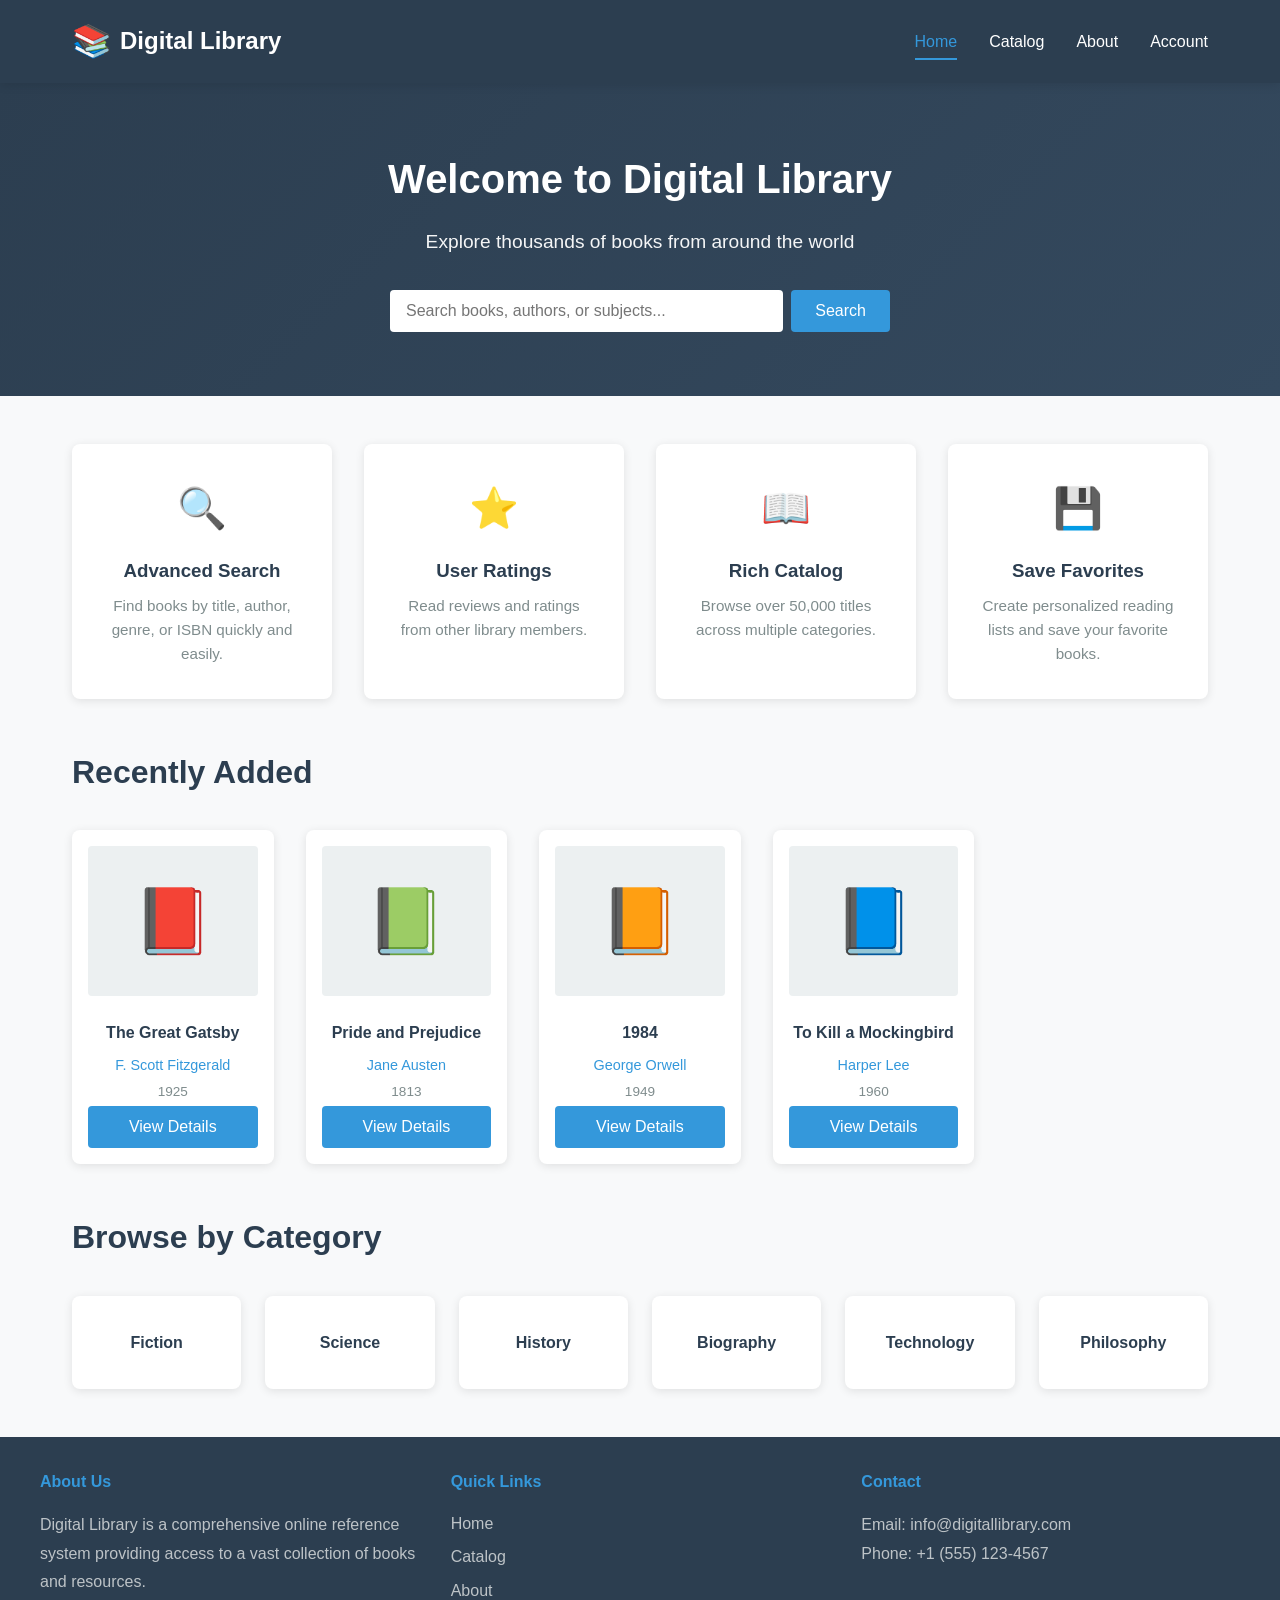
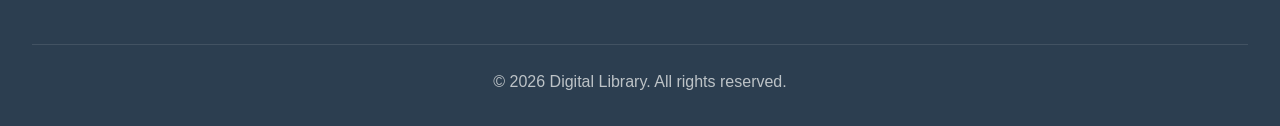
<file: index.html>
<!DOCTYPE html>
<html lang="en">
<head>
    <meta charset="UTF-8">
    <meta name="viewport" content="width=device-width, initial-scale=1.0">
    <title>Digital Library - Home</title>
    <link rel="stylesheet" href="styles.css">
</head>
<body>
    <nav class="navbar">
        <div class="navbar-container">
            <div class="logo">
                <span class="logo-icon">📚</span>
                <span class="logo-text">Digital Library</span>
            </div>
            <ul class="nav-menu">
                <li><a href="index.html" class="nav-link active">Home</a></li>
                <li><a href="catalog.html" class="nav-link">Catalog</a></li>
                <li><a href="about.html" class="nav-link">About</a></li>
                <li><a href="#" class="nav-link">Account</a></li>
            </ul>
        </div>
    </nav>

    <header class="hero">
        <div class="hero-content">
            <h1>Welcome to Digital Library</h1>
            <p>Explore thousands of books from around the world</p>
            <div class="search-container">
                <input type="text" id="heroSearch" placeholder="Search books, authors, or subjects..." class="search-input">
                <button class="search-btn">Search</button>
            </div>
        </div>
    </header>

    <main>
        <section class="features">
            <div class="feature-card">
                <div class="feature-icon">🔍</div>
                <h3>Advanced Search</h3>
                <p>Find books by title, author, genre, or ISBN quickly and easily.</p>
            </div>
            <div class="feature-card">
                <div class="feature-icon">⭐</div>
                <h3>User Ratings</h3>
                <p>Read reviews and ratings from other library members.</p>
            </div>
            <div class="feature-card">
                <div class="feature-icon">📖</div>
                <h3>Rich Catalog</h3>
                <p>Browse over 50,000 titles across multiple categories.</p>
            </div>
            <div class="feature-card">
                <div class="feature-icon">💾</div>
                <h3>Save Favorites</h3>
                <p>Create personalized reading lists and save your favorite books.</p>
            </div>
        </section>

        <section class="recent-additions">
            <h2>Recently Added</h2>
            <div class="books-grid">
                <div class="book-card">
                    <div class="book-cover">📕</div>
                    <h3>The Great Gatsby</h3>
                    <p class="author">F. Scott Fitzgerald</p>
                    <p class="year">1925</p>
                    <button class="view-btn">View Details</button>
                </div>
                <div class="book-card">
                    <div class="book-cover">📗</div>
                    <h3>Pride and Prejudice</h3>
                    <p class="author">Jane Austen</p>
                    <p class="year">1813</p>
                    <button class="view-btn">View Details</button>
                </div>
                <div class="book-card">
                    <div class="book-cover">📙</div>
                    <h3>1984</h3>
                    <p class="author">George Orwell</p>
                    <p class="year">1949</p>
                    <button class="view-btn">View Details</button>
                </div>
                <div class="book-card">
                    <div class="book-cover">📘</div>
                    <h3>To Kill a Mockingbird</h3>
                    <p class="author">Harper Lee</p>
                    <p class="year">1960</p>
                    <button class="view-btn">View Details</button>
                </div>
            </div>
        </section>

        <section class="categories">
            <h2>Browse by Category</h2>
            <div class="category-grid">
                <a href="catalog.html?category=fiction" class="category-card">Fiction</a>
                <a href="catalog.html?category=science" class="category-card">Science</a>
                <a href="catalog.html?category=history" class="category-card">History</a>
                <a href="catalog.html?category=biography" class="category-card">Biography</a>
                <a href="catalog.html?category=technology" class="category-card">Technology</a>
                <a href="catalog.html?category=philosophy" class="category-card">Philosophy</a>
            </div>
        </section>
    </main>

    <footer class="footer">
        <div class="footer-content">
            <div class="footer-section">
                <h4>About Us</h4>
                <p>Digital Library is a comprehensive online reference system providing access to a vast collection of books and resources.</p>
            </div>
            <div class="footer-section">
                <h4>Quick Links</h4>
                <ul>
                    <li><a href="index.html">Home</a></li>
                    <li><a href="catalog.html">Catalog</a></li>
                    <li><a href="about.html">About</a></li>
                </ul>
            </div>
            <div class="footer-section">
                <h4>Contact</h4>
                <p>Email: info@digitallibrary.com</p>
                <p>Phone: +1 (555) 123-4567</p>
            </div>
        </div>
        <div class="footer-bottom">
            <p>&copy; 2026 Digital Library. All rights reserved.</p>
        </div>
    </footer>

    <script src="script.js"></script>
</body>
</html>
</file>
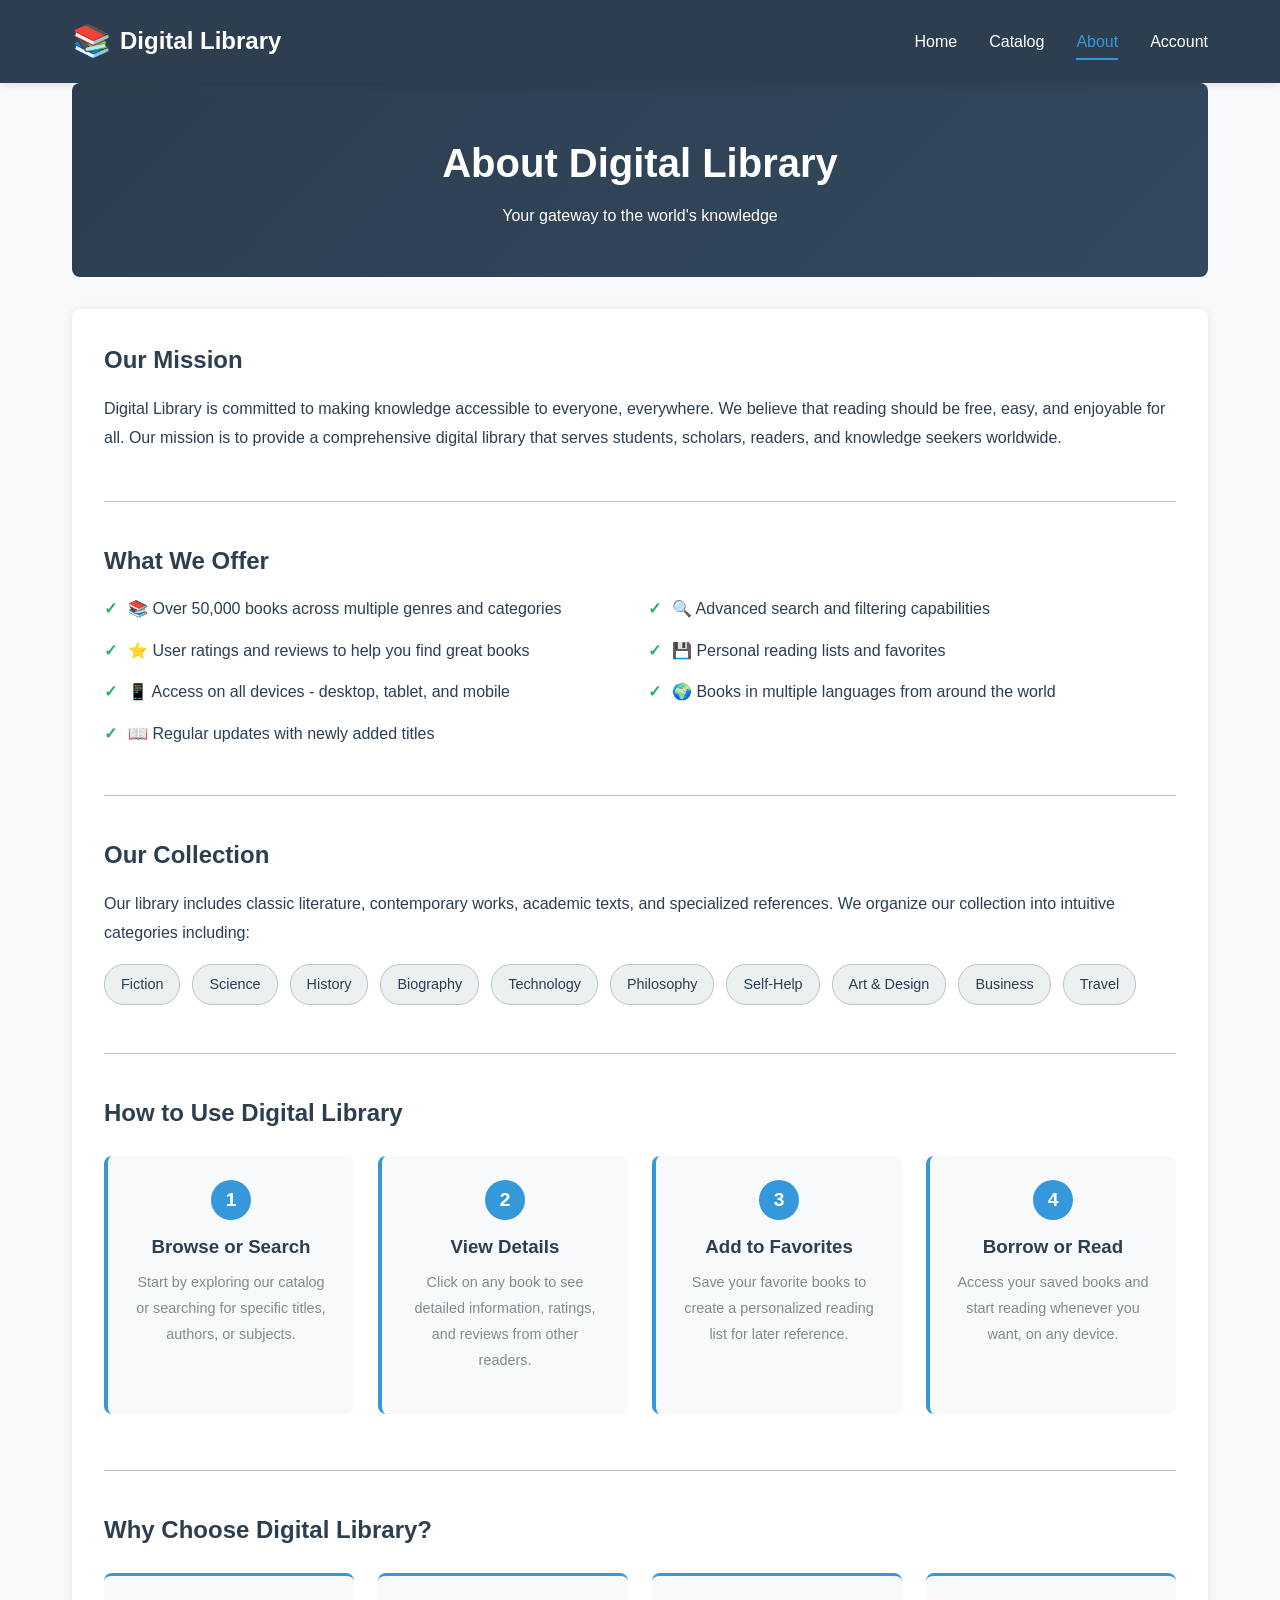
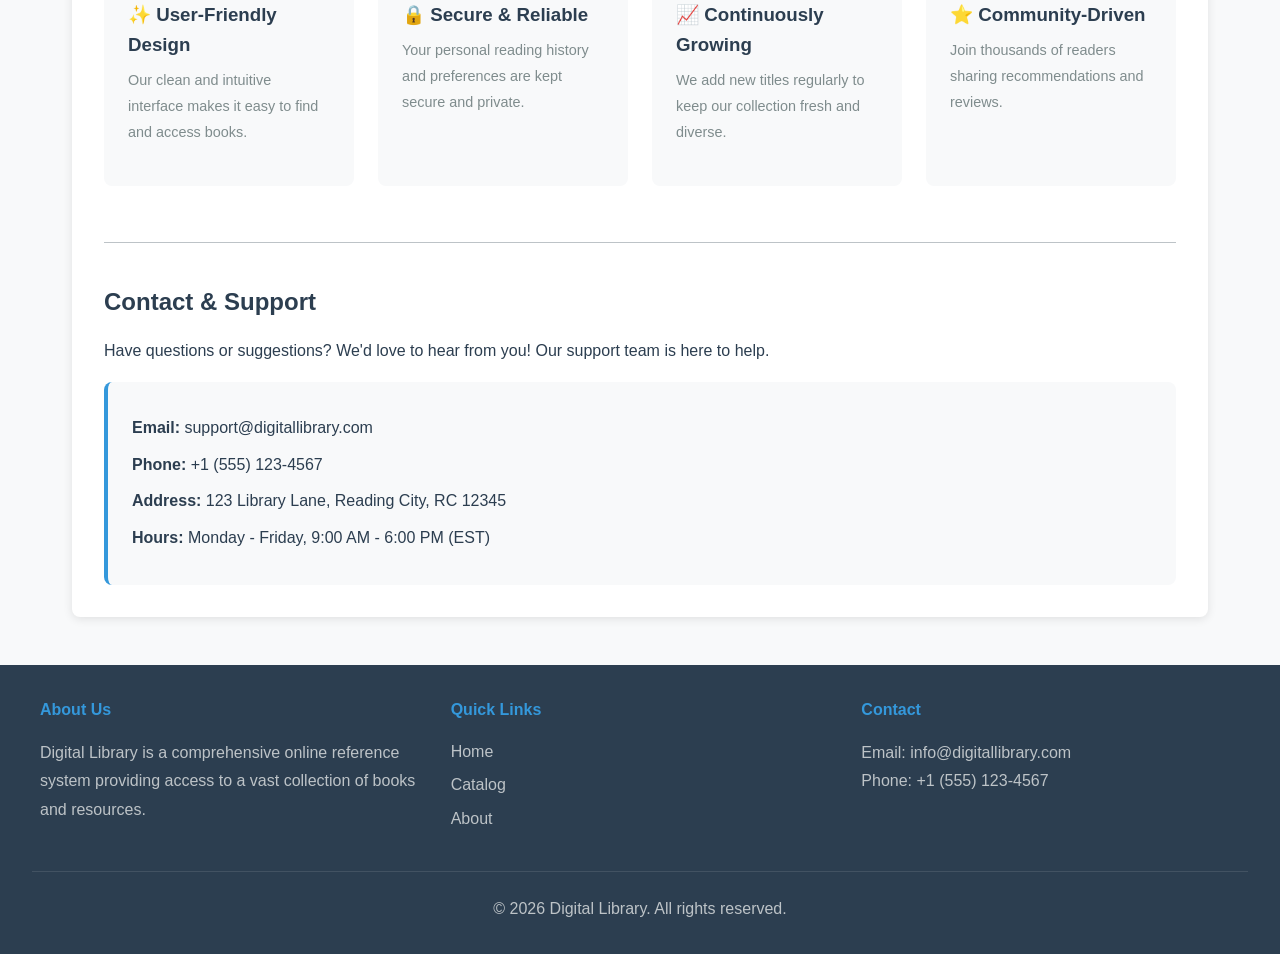
<file: about.html>
<!DOCTYPE html>
<html lang="en">
<head>
    <meta charset="UTF-8">
    <meta name="viewport" content="width=device-width, initial-scale=1.0">
    <title>About - Digital Library</title>
    <link rel="stylesheet" href="styles.css">
</head>
<body>
    <nav class="navbar">
        <div class="navbar-container">
            <div class="logo">
                <span class="logo-icon">📚</span>
                <span class="logo-text">Digital Library</span>
            </div>
            <ul class="nav-menu">
                <li><a href="index.html" class="nav-link">Home</a></li>
                <li><a href="catalog.html" class="nav-link">Catalog</a></li>
                <li><a href="about.html" class="nav-link active">About</a></li>
                <li><a href="#" class="nav-link">Account</a></li>
            </ul>
        </div>
    </nav>

    <main class="about-main">
        <section class="about-hero">
            <h1>About Digital Library</h1>
            <p>Your gateway to the world's knowledge</p>
        </section>

        <section class="about-content">
            <div class="about-section">
                <h2>Our Mission</h2>
                <p>
                    Digital Library is committed to making knowledge accessible to everyone, everywhere. 
                    We believe that reading should be free, easy, and enjoyable for all. Our mission is to 
                    provide a comprehensive digital library that serves students, scholars, readers, and 
                    knowledge seekers worldwide.
                </p>
            </div>

            <div class="about-section">
                <h2>What We Offer</h2>
                <ul class="about-list">
                    <li>📚 Over 50,000 books across multiple genres and categories</li>
                    <li>🔍 Advanced search and filtering capabilities</li>
                    <li>⭐ User ratings and reviews to help you find great books</li>
                    <li>💾 Personal reading lists and favorites</li>
                    <li>📱 Access on all devices - desktop, tablet, and mobile</li>
                    <li>🌍 Books in multiple languages from around the world</li>
                    <li>📖 Regular updates with newly added titles</li>
                </ul>
            </div>

            <div class="about-section">
                <h2>Our Collection</h2>
                <p>
                    Our library includes classic literature, contemporary works, academic texts, and specialized 
                    references. We organize our collection into intuitive categories including:
                </p>
                <div class="categories-list">
                    <span class="category-badge">Fiction</span>
                    <span class="category-badge">Science</span>
                    <span class="category-badge">History</span>
                    <span class="category-badge">Biography</span>
                    <span class="category-badge">Technology</span>
                    <span class="category-badge">Philosophy</span>
                    <span class="category-badge">Self-Help</span>
                    <span class="category-badge">Art & Design</span>
                    <span class="category-badge">Business</span>
                    <span class="category-badge">Travel</span>
                </div>
            </div>

            <div class="about-section">
                <h2>How to Use Digital Library</h2>
                <div class="steps">
                    <div class="step">
                        <div class="step-number">1</div>
                        <h3>Browse or Search</h3>
                        <p>Start by exploring our catalog or searching for specific titles, authors, or subjects.</p>
                    </div>
                    <div class="step">
                        <div class="step-number">2</div>
                        <h3>View Details</h3>
                        <p>Click on any book to see detailed information, ratings, and reviews from other readers.</p>
                    </div>
                    <div class="step">
                        <div class="step-number">3</div>
                        <h3>Add to Favorites</h3>
                        <p>Save your favorite books to create a personalized reading list for later reference.</p>
                    </div>
                    <div class="step">
                        <div class="step-number">4</div>
                        <h3>Borrow or Read</h3>
                        <p>Access your saved books and start reading whenever you want, on any device.</p>
                    </div>
                </div>
            </div>

            <div class="about-section">
                <h2>Why Choose Digital Library?</h2>
                <div class="features-list">
                    <div class="feature">
                        <h3>✨ User-Friendly Design</h3>
                        <p>Our clean and intuitive interface makes it easy to find and access books.</p>
                    </div>
                    <div class="feature">
                        <h3>🔒 Secure & Reliable</h3>
                        <p>Your personal reading history and preferences are kept secure and private.</p>
                    </div>
                    <div class="feature">
                        <h3>📈 Continuously Growing</h3>
                        <p>We add new titles regularly to keep our collection fresh and diverse.</p>
                    </div>
                    <div class="feature">
                        <h3>⭐ Community-Driven</h3>
                        <p>Join thousands of readers sharing recommendations and reviews.</p>
                    </div>
                </div>
            </div>

            <div class="about-section">
                <h2>Contact & Support</h2>
                <p>
                    Have questions or suggestions? We'd love to hear from you! Our support team is here to help.
                </p>
                <div class="contact-info">
                    <p><strong>Email:</strong> support@digitallibrary.com</p>
                    <p><strong>Phone:</strong> +1 (555) 123-4567</p>
                    <p><strong>Address:</strong> 123 Library Lane, Reading City, RC 12345</p>
                    <p><strong>Hours:</strong> Monday - Friday, 9:00 AM - 6:00 PM (EST)</p>
                </div>
            </div>
        </section>
    </main>

    <footer class="footer">
        <div class="footer-content">
            <div class="footer-section">
                <h4>About Us</h4>
                <p>Digital Library is a comprehensive online reference system providing access to a vast collection of books and resources.</p>
            </div>
            <div class="footer-section">
                <h4>Quick Links</h4>
                <ul>
                    <li><a href="index.html">Home</a></li>
                    <li><a href="catalog.html">Catalog</a></li>
                    <li><a href="about.html">About</a></li>
                </ul>
            </div>
            <div class="footer-section">
                <h4>Contact</h4>
                <p>Email: info@digitallibrary.com</p>
                <p>Phone: +1 (555) 123-4567</p>
            </div>
        </div>
        <div class="footer-bottom">
            <p>&copy; 2026 Digital Library. All rights reserved.</p>
        </div>
    </footer>

    <script src="script.js"></script>
</body>
</html>
</file>
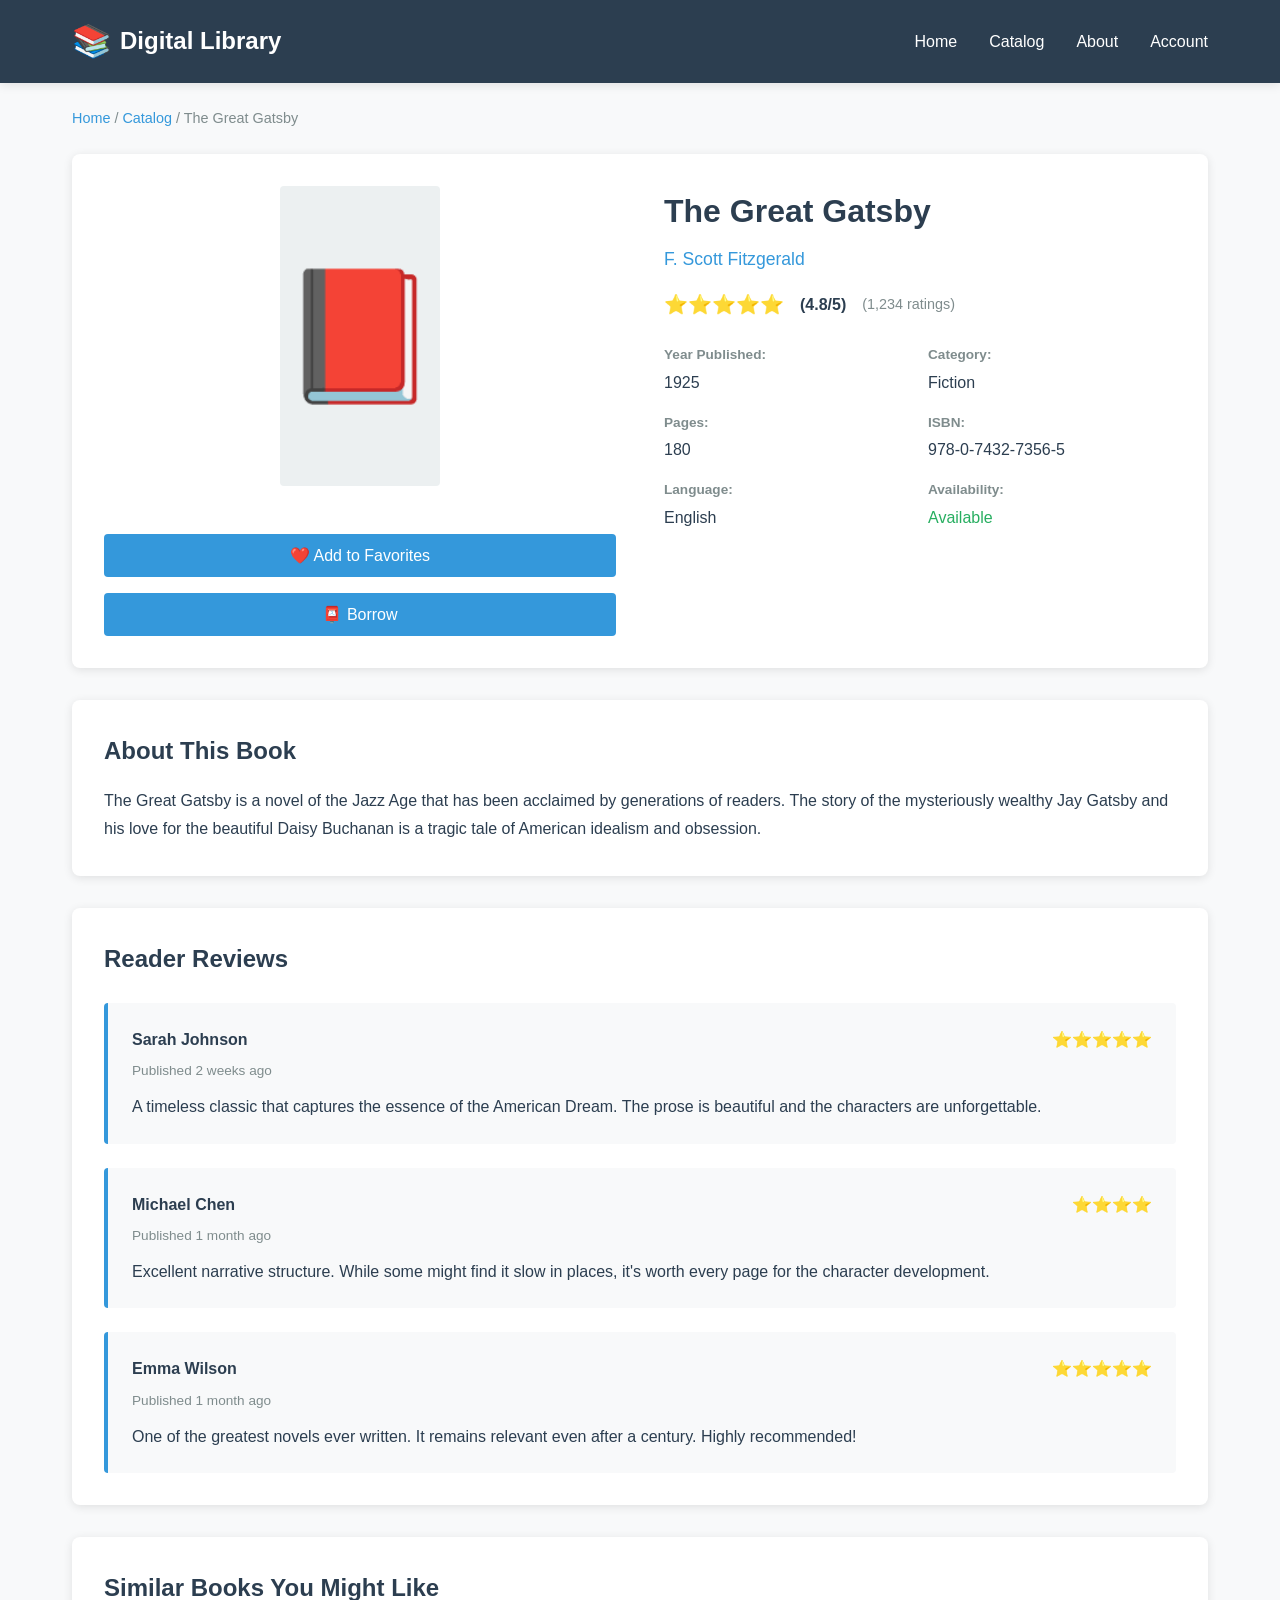
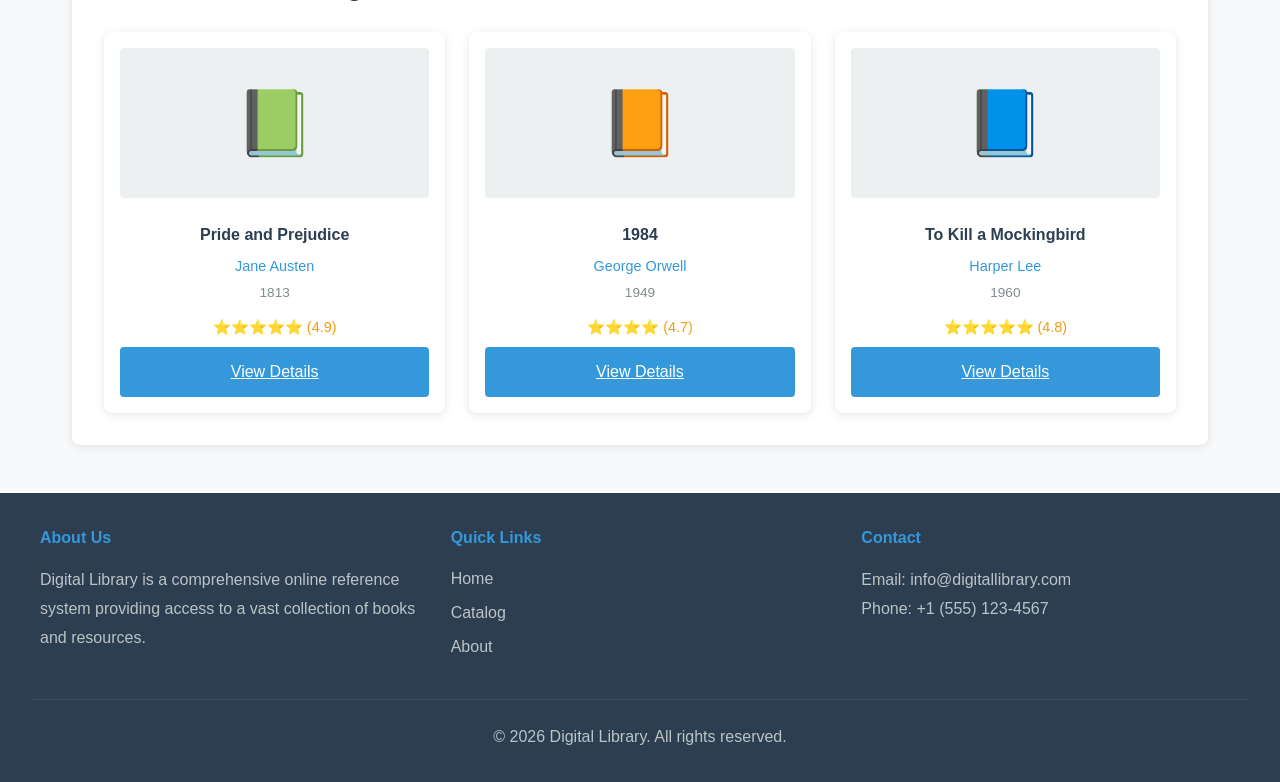
<file: book-details.html>
<!DOCTYPE html>
<html lang="en">
<head>
    <meta charset="UTF-8">
    <meta name="viewport" content="width=device-width, initial-scale=1.0">
    <title>Book Details - Digital Library</title>
    <link rel="stylesheet" href="styles.css">
</head>
<body>
    <nav class="navbar">
        <div class="navbar-container">
            <div class="logo">
                <span class="logo-icon">📚</span>
                <span class="logo-text">Digital Library</span>
            </div>
            <ul class="nav-menu">
                <li><a href="index.html" class="nav-link">Home</a></li>
                <li><a href="catalog.html" class="nav-link">Catalog</a></li>
                <li><a href="about.html" class="nav-link">About</a></li>
                <li><a href="#" class="nav-link">Account</a></li>
            </ul>
        </div>
    </nav>

    <main class="book-details-main">
        <div class="breadcrumb">
            <a href="index.html">Home</a> / <a href="catalog.html">Catalog</a> / <span id="bookTitle">Book Title</span>
        </div>

        <div class="book-details-container">
            <div class="book-cover-section">
                <div class="book-cover-large">📕</div>
                <button class="add-to-favorites-btn">❤️ Add to Favorites</button>
                <button class="borrow-btn">📮 Borrow</button>
            </div>

            <div class="book-info-section">
                <h1 id="detailTitle">The Great Gatsby</h1>
                <p id="detailAuthor" class="detail-author">F. Scott Fitzgerald</p>
                
                <div class="rating-section">
                    <div class="stars">⭐⭐⭐⭐⭐</div>
                    <span class="rating-value">(4.8/5)</span>
                    <span class="total-ratings">(1,234 ratings)</span>
                </div>

                <div class="book-metadata">
                    <div class="metadata-item">
                        <span class="metadata-label">Year Published:</span>
                        <span id="detailYear" class="metadata-value">1925</span>
                    </div>
                    <div class="metadata-item">
                        <span class="metadata-label">Category:</span>
                        <span id="detailCategory" class="metadata-value">Fiction</span>
                    </div>
                    <div class="metadata-item">
                        <span class="metadata-label">Pages:</span>
                        <span id="detailPages" class="metadata-value">180</span>
                    </div>
                    <div class="metadata-item">
                        <span class="metadata-label">ISBN:</span>
                        <span id="detailISBN" class="metadata-value">978-0-7432-7356-5</span>
                    </div>
                    <div class="metadata-item">
                        <span class="metadata-label">Language:</span>
                        <span class="metadata-value">English</span>
                    </div>
                    <div class="metadata-item">
                        <span class="metadata-label">Availability:</span>
                        <span class="metadata-value availability-available">Available</span>
                    </div>
                </div>
            </div>
        </div>

        <section class="book-description-section">
            <h2>About This Book</h2>
            <p id="detailDescription">
                The Great Gatsby is a novel of the Jazz Age that has been acclaimed by generations of readers. 
                The story of the mysteriously wealthy Jay Gatsby and his love for the beautiful Daisy Buchanan is a 
                tragic tale of American idealism and obsession. Set in the summer of 1922, the novel takes place 
                following the end of World War I. The era of the story, known as the Jazz Age, was a time of great wealth 
                and material excess, with stock market investments that seemed foolproof. It was also a time of tremendous moral decay.
            </p>
        </section>

        <section class="book-reviews-section">
            <h2>Reader Reviews</h2>
            <div class="reviews-container">
                <div class="review-card">
                    <div class="review-header">
                        <span class="reviewer-name">Sarah Johnson</span>
                        <span class="review-rating">⭐⭐⭐⭐⭐</span>
                    </div>
                    <p class="review-date">Published 2 weeks ago</p>
                    <p class="review-text">A timeless classic that captures the essence of the American Dream. The prose is beautiful and the characters are unforgettable.</p>
                </div>
                <div class="review-card">
                    <div class="review-header">
                        <span class="reviewer-name">Michael Chen</span>
                        <span class="review-rating">⭐⭐⭐⭐</span>
                    </div>
                    <p class="review-date">Published 1 month ago</p>
                    <p class="review-text">Excellent narrative structure. While some might find it slow in places, it's worth every page for the character development.</p>
                </div>
                <div class="review-card">
                    <div class="review-header">
                        <span class="reviewer-name">Emma Wilson</span>
                        <span class="review-rating">⭐⭐⭐⭐⭐</span>
                    </div>
                    <p class="review-date">Published 1 month ago</p>
                    <p class="review-text">One of the greatest novels ever written. It remains relevant even after a century. Highly recommended!</p>
                </div>
            </div>
        </section>

        <section class="similar-books-section">
            <h2>Similar Books You Might Like</h2>
            <div class="similar-books-grid">
                <div class="book-card">
                    <div class="book-cover">📗</div>
                    <h3>Pride and Prejudice</h3>
                    <p class="author">Jane Austen</p>
                    <p class="year">1813</p>
                    <div class="rating">⭐⭐⭐⭐⭐ (4.9)</div>
                    <a href="book-details.html?id=2" class="view-btn">View Details</a>
                </div>
                <div class="book-card">
                    <div class="book-cover">📙</div>
                    <h3>1984</h3>
                    <p class="author">George Orwell</p>
                    <p class="year">1949</p>
                    <div class="rating">⭐⭐⭐⭐ (4.7)</div>
                    <a href="book-details.html?id=3" class="view-btn">View Details</a>
                </div>
                <div class="book-card">
                    <div class="book-cover">📘</div>
                    <h3>To Kill a Mockingbird</h3>
                    <p class="author">Harper Lee</p>
                    <p class="year">1960</p>
                    <div class="rating">⭐⭐⭐⭐⭐ (4.8)</div>
                    <a href="book-details.html?id=4" class="view-btn">View Details</a>
                </div>
            </div>
        </section>
    </main>

    <footer class="footer">
        <div class="footer-content">
            <div class="footer-section">
                <h4>About Us</h4>
                <p>Digital Library is a comprehensive online reference system providing access to a vast collection of books and resources.</p>
            </div>
            <div class="footer-section">
                <h4>Quick Links</h4>
                <ul>
                    <li><a href="index.html">Home</a></li>
                    <li><a href="catalog.html">Catalog</a></li>
                    <li><a href="about.html">About</a></li>
                </ul>
            </div>
            <div class="footer-section">
                <h4>Contact</h4>
                <p>Email: info@digitallibrary.com</p>
                <p>Phone: +1 (555) 123-4567</p>
            </div>
        </div>
        <div class="footer-bottom">
            <p>&copy; 2026 Digital Library. All rights reserved.</p>
        </div>
    </footer>

    <script src="script.js"></script>
</body>
</html>
</file>
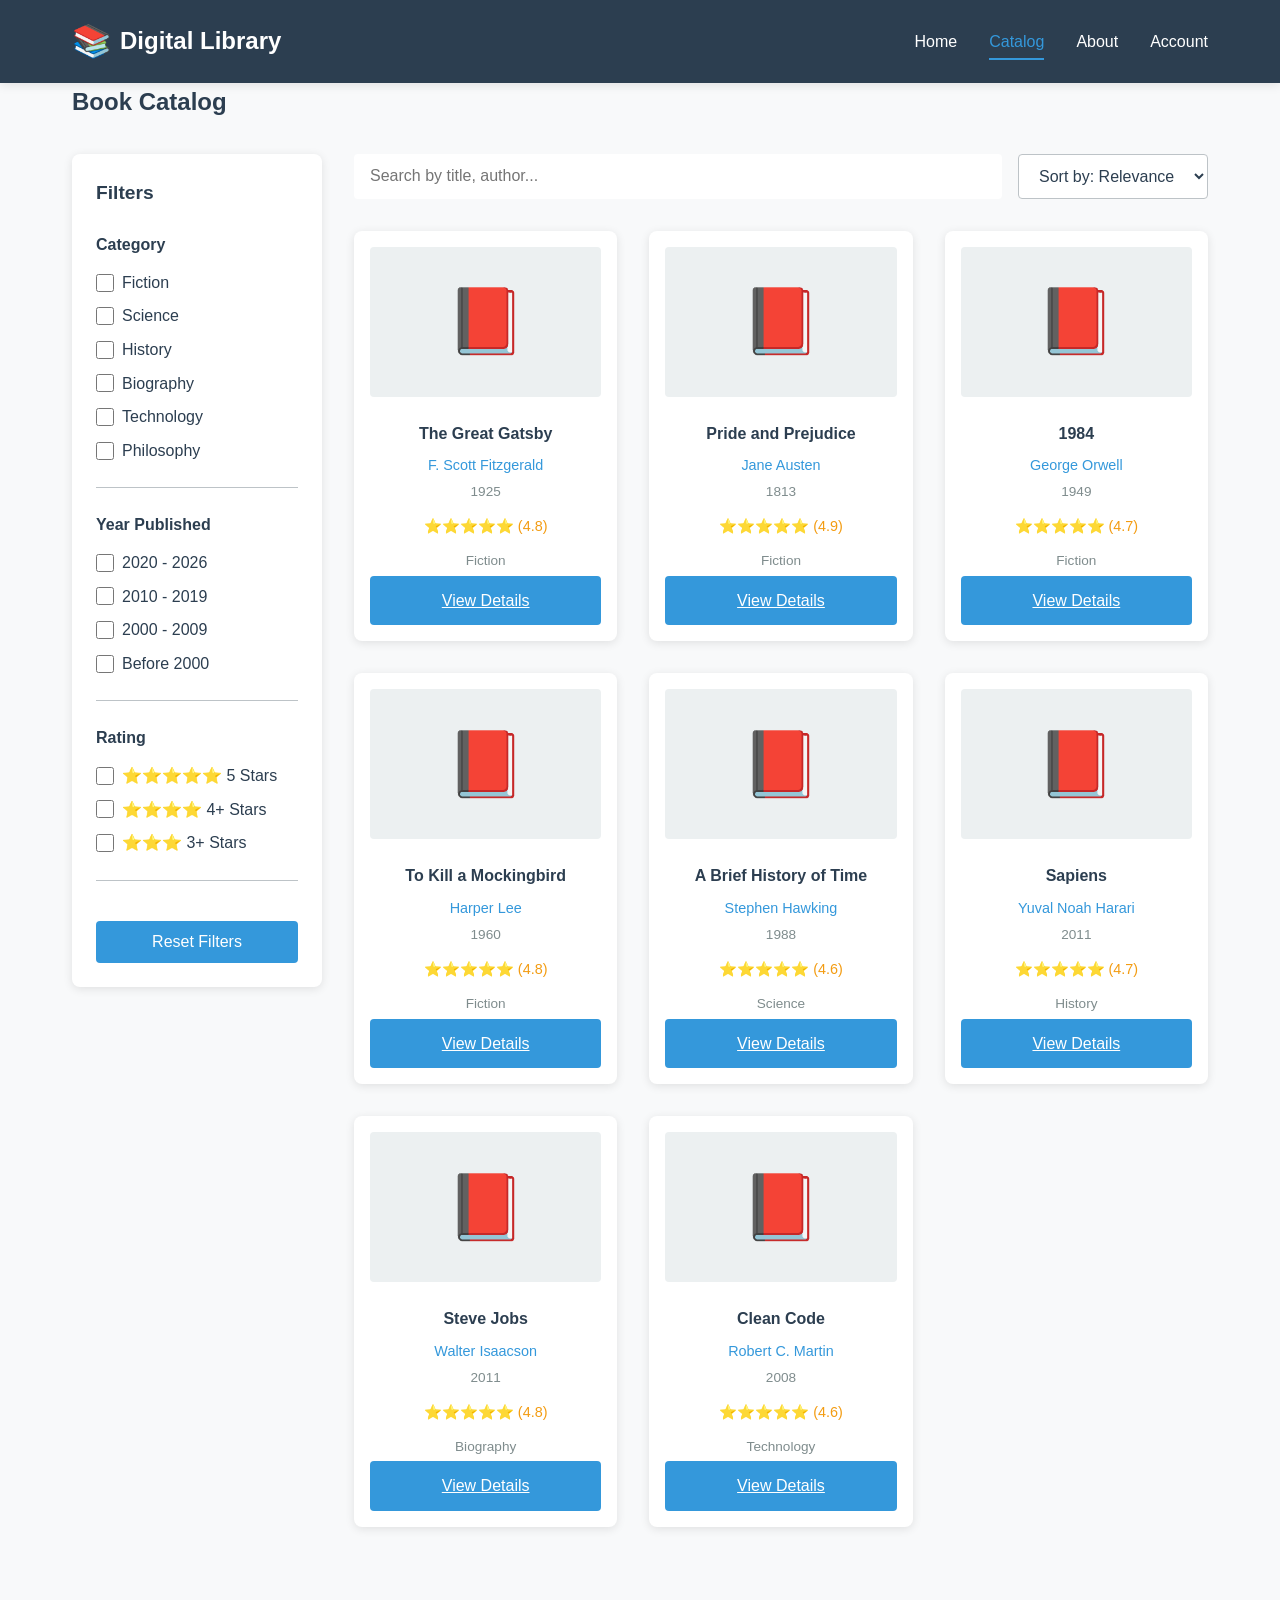
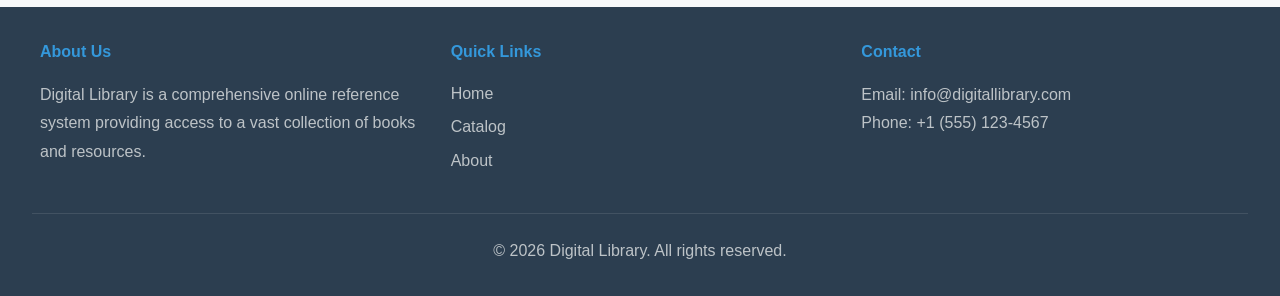
<file: catalog.html>
<!DOCTYPE html>
<html lang="en">
<head>
    <meta charset="UTF-8">
    <meta name="viewport" content="width=device-width, initial-scale=1.0">
    <title>Catalog - Digital Library</title>
    <link rel="stylesheet" href="styles.css">
</head>
<body>
    <nav class="navbar">
        <div class="navbar-container">
            <div class="logo">
                <span class="logo-icon">📚</span>
                <span class="logo-text">Digital Library</span>
            </div>
            <ul class="nav-menu">
                <li><a href="index.html" class="nav-link">Home</a></li>
                <li><a href="catalog.html" class="nav-link active">Catalog</a></li>
                <li><a href="about.html" class="nav-link">About</a></li>
                <li><a href="#" class="nav-link">Account</a></li>
            </ul>
        </div>
    </nav>

    <main class="catalog-main">
        <section class="catalog-container">
            <h1>Book Catalog</h1>
            
            <div class="catalog-layout">
                <aside class="filters-panel">
                    <h3>Filters</h3>
                    
                    <div class="filter-group">
                        <label class="filter-title">Category</label>
                        <div class="filter-options">
                            <label><input type="checkbox" class="category-filter" value="fiction"> Fiction</label>
                            <label><input type="checkbox" class="category-filter" value="science"> Science</label>
                            <label><input type="checkbox" class="category-filter" value="history"> History</label>
                            <label><input type="checkbox" class="category-filter" value="biography"> Biography</label>
                            <label><input type="checkbox" class="category-filter" value="technology"> Technology</label>
                            <label><input type="checkbox" class="category-filter" value="philosophy"> Philosophy</label>
                        </div>
                    </div>

                    <div class="filter-group">
                        <label class="filter-title">Year Published</label>
                        <div class="filter-options">
                            <label><input type="checkbox" class="year-filter" value="2020-2026"> 2020 - 2026</label>
                            <label><input type="checkbox" class="year-filter" value="2010-2019"> 2010 - 2019</label>
                            <label><input type="checkbox" class="year-filter" value="2000-2009"> 2000 - 2009</label>
                            <label><input type="checkbox" class="year-filter" value="before-2000"> Before 2000</label>
                        </div>
                    </div>

                    <div class="filter-group">
                        <label class="filter-title">Rating</label>
                        <div class="filter-options">
                            <label><input type="checkbox" class="rating-filter" value="5"> ⭐⭐⭐⭐⭐ 5 Stars</label>
                            <label><input type="checkbox" class="rating-filter" value="4"> ⭐⭐⭐⭐ 4+ Stars</label>
                            <label><input type="checkbox" class="rating-filter" value="3"> ⭐⭐⭐ 3+ Stars</label>
                        </div>
                    </div>

                    <button class="reset-filters-btn">Reset Filters</button>
                </aside>

                <div class="catalog-content">
                    <div class="search-sort-bar">
                        <input type="text" id="catalogSearch" placeholder="Search by title, author..." class="catalog-search">
                        <select id="sortBy" class="sort-select">
                            <option value="relevance">Sort by: Relevance</option>
                            <option value="title">Sort by: Title (A-Z)</option>
                            <option value="author">Sort by: Author</option>
                            <option value="newest">Sort by: Newest</option>
                            <option value="rating">Sort by: Rating</option>
                        </select>
                    </div>

                    <div id="catalogGrid" class="catalog-grid">
                        <!-- Books will be populated here by JavaScript -->
                        <div class="book-card">
                            <div class="book-cover">📕</div>
                            <h3>The Great Gatsby</h3>
                            <p class="author">F. Scott Fitzgerald</p>
                            <p class="year">1925</p>
                            <div class="rating">⭐⭐⭐⭐⭐ (4.8)</div>
                            <p class="category-tag">Fiction</p>
                            <a href="book-details.html?id=1" class="view-btn">View Details</a>
                        </div>
                        <div class="book-card">
                            <div class="book-cover">📗</div>
                            <h3>Pride and Prejudice</h3>
                            <p class="author">Jane Austen</p>
                            <p class="year">1813</p>
                            <div class="rating">⭐⭐⭐⭐⭐ (4.9)</div>
                            <p class="category-tag">Fiction</p>
                            <a href="book-details.html?id=2" class="view-btn">View Details</a>
                        </div>
                        <div class="book-card">
                            <div class="book-cover">📙</div>
                            <h3>1984</h3>
                            <p class="author">George Orwell</p>
                            <p class="year">1949</p>
                            <div class="rating">⭐⭐⭐⭐ (4.7)</div>
                            <p class="category-tag">Fiction</p>
                            <a href="book-details.html?id=3" class="view-btn">View Details</a>
                        </div>
                        <div class="book-card">
                            <div class="book-cover">📘</div>
                            <h3>To Kill a Mockingbird</h3>
                            <p class="author">Harper Lee</p>
                            <p class="year">1960</p>
                            <div class="rating">⭐⭐⭐⭐⭐ (4.8)</div>
                            <p class="category-tag">Fiction</p>
                            <a href="book-details.html?id=4" class="view-btn">View Details</a>
                        </div>
                        <div class="book-card">
                            <div class="book-cover">📕</div>
                            <h3>A Brief History of Time</h3>
                            <p class="author">Stephen Hawking</p>
                            <p class="year">1988</p>
                            <div class="rating">⭐⭐⭐⭐ (4.6)</div>
                            <p class="category-tag">Science</p>
                            <a href="book-details.html?id=5" class="view-btn">View Details</a>
                        </div>
                        <div class="book-card">
                            <div class="book-cover">📗</div>
                            <h3>Sapiens</h3>
                            <p class="author">Yuval Noah Harari</p>
                            <p class="year">2011</p>
                            <div class="rating">⭐⭐⭐⭐ (4.7)</div>
                            <p class="category-tag">History</p>
                            <a href="book-details.html?id=6" class="view-btn">View Details</a>
                        </div>
                        <div class="book-card">
                            <div class="book-cover">📙</div>
                            <h3>Steve Jobs</h3>
                            <p class="author">Walter Isaacson</p>
                            <p class="year">2011</p>
                            <div class="rating">⭐⭐⭐⭐⭐ (4.8)</div>
                            <p class="category-tag">Biography</p>
                            <a href="book-details.html?id=7" class="view-btn">View Details</a>
                        </div>
                        <div class="book-card">
                            <div class="book-cover">📘</div>
                            <h3>Clean Code</h3>
                            <p class="author">Robert C. Martin</p>
                            <p class="year">2008</p>
                            <div class="rating">⭐⭐⭐⭐ (4.6)</div>
                            <p class="category-tag">Technology</p>
                            <a href="book-details.html?id=8" class="view-btn">View Details</a>
                        </div>
                    </div>
                </div>
            </div>
        </section>
    </main>

    <footer class="footer">
        <div class="footer-content">
            <div class="footer-section">
                <h4>About Us</h4>
                <p>Digital Library is a comprehensive online reference system providing access to a vast collection of books and resources.</p>
            </div>
            <div class="footer-section">
                <h4>Quick Links</h4>
                <ul>
                    <li><a href="index.html">Home</a></li>
                    <li><a href="catalog.html">Catalog</a></li>
                    <li><a href="about.html">About</a></li>
                </ul>
            </div>
            <div class="footer-section">
                <h4>Contact</h4>
                <p>Email: info@digitallibrary.com</p>
                <p>Phone: +1 (555) 123-4567</p>
            </div>
        </div>
        <div class="footer-bottom">
            <p>&copy; 2026 Digital Library. All rights reserved.</p>
        </div>
    </footer>

    <script src="script.js"></script>
</body>
</html>
</file>
<file: styles.css>
:root {
    --primary-color: #2c3e50;
    --secondary-color: #34495e;
    --accent-color: #3498db;
    --light-bg: #ecf0f1;
    --dark-text: #2c3e50;
    --light-text: #7f8c8d;
    --border-color: #bdc3c7;
    --success-color: #27ae60;
    --warning-color: #f39c12;
    --error-color: #e74c3c;
    --shadow: 0 2px 10px rgba(0, 0, 0, 0.1);
    --transition: all 0.3s ease;
}

* {
    margin: 0;
    padding: 0;
    box-sizing: border-box;
}

html {
    scroll-behavior: smooth;
}

body {
    font-family: 'Segoe UI', Tahoma, Geneva, Verdana, sans-serif;
    background-color: #f8f9fa;
    color: var(--dark-text);
    line-height: 1.6;
}

/* Navigation */
.navbar {
    background-color: var(--primary-color);
    color: white;
    padding: 1rem 0;
    position: sticky;
    top: 0;
    z-index: 100;
    box-shadow: var(--shadow);
}

.navbar-container {
    max-width: 1200px;
    margin: 0 auto;
    display: flex;
    justify-content: space-between;
    align-items: center;
    padding: 0 2rem;
}

.logo {
    display: flex;
    align-items: center;
    gap: 0.5rem;
    font-size: 1.5rem;
    font-weight: bold;
    text-decoration: none;
    color: white;
}

.logo-icon {
    font-size: 2rem;
}

.nav-menu {
    display: flex;
    list-style: none;
    gap: 2rem;
}

.nav-link {
    color: white;
    text-decoration: none;
    transition: var(--transition);
    padding-bottom: 0.5rem;
    border-bottom: 2px solid transparent;
}

.nav-link:hover,
.nav-link.active {
    border-bottom-color: var(--accent-color);
    color: var(--accent-color);
}

/* Hero Section */
.hero {
    background: linear-gradient(135deg, var(--primary-color), var(--secondary-color));
    color: white;
    padding: 4rem 2rem;
    text-align: center;
    margin-bottom: 2rem;
}

.hero-content {
    max-width: 800px;
    margin: 0 auto;
}

.hero h1 {
    font-size: 2.5rem;
    margin-bottom: 1rem;
    font-weight: 700;
}

.hero p {
    font-size: 1.2rem;
    margin-bottom: 2rem;
    opacity: 0.95;
}

.search-container {
    display: flex;
    gap: 0.5rem;
    max-width: 500px;
    margin: 0 auto;
}

.search-input,
.catalog-search {
    flex: 1;
    padding: 0.75rem 1rem;
    border: none;
    border-radius: 4px;
    font-size: 1rem;
    background-color: white;
}

.search-btn,
.view-btn,
.reset-filters-btn,
.add-to-favorites-btn,
.borrow-btn {
    padding: 0.75rem 1.5rem;
    border: none;
    border-radius: 4px;
    background-color: var(--accent-color);
    color: white;
    font-size: 1rem;
    cursor: pointer;
    transition: var(--transition);
    font-weight: 500;
}

.search-btn:hover,
.view-btn:hover,
.borrow-btn:hover {
    background-color: #2980b9;
    transform: translateY(-2px);
    box-shadow: var(--shadow);
}

.add-to-favorites-btn:hover {
    background-color: var(--error-color);
}

.reset-filters-btn {
    width: 100%;
    margin-top: 1rem;
}

.reset-filters-btn:hover {
    background-color: #2980b9;
}

/* Main Content */
main {
    max-width: 1200px;
    margin: 0 auto;
    padding: 0 2rem;
}

/* Features Section */
.features {
    display: grid;
    grid-template-columns: repeat(auto-fit, minmax(250px, 1fr));
    gap: 2rem;
    margin: 3rem 0;
}

.feature-card {
    background: white;
    padding: 2rem;
    border-radius: 8px;
    text-align: center;
    box-shadow: var(--shadow);
    transition: var(--transition);
}

.feature-card:hover {
    transform: translateY(-5px);
    box-shadow: 0 4px 20px rgba(0, 0, 0, 0.15);
}

.feature-icon {
    font-size: 2.5rem;
    margin-bottom: 1rem;
}

.feature-card h3 {
    color: var(--primary-color);
    margin-bottom: 0.5rem;
}

.feature-card p {
    color: var(--light-text);
    font-size: 0.95rem;
}

/* Recent Additions Section */
.recent-additions,
.categories {
    margin: 3rem 0;
}

.recent-additions h2,
.categories h2,
.catalog-content h1,
.book-details-main h1 {
    color: var(--primary-color);
    margin-bottom: 2rem;
    font-size: 2rem;
}

.books-grid,
.catalog-grid {
    display: grid;
    grid-template-columns: repeat(auto-fill, minmax(200px, 1fr));
    gap: 2rem;
    margin-bottom: 2rem;
}

.book-card {
    background: white;
    border-radius: 8px;
    overflow: hidden;
    box-shadow: var(--shadow);
    transition: var(--transition);
    text-align: center;
    padding: 1rem;
    display: flex;
    flex-direction: column;
}

.book-card:hover {
    transform: translateY(-5px);
    box-shadow: 0 4px 20px rgba(0, 0, 0, 0.15);
}

.book-cover,
.book-cover-large {
    font-size: 4rem;
    margin-bottom: 1rem;
    height: 150px;
    display: flex;
    align-items: center;
    justify-content: center;
    background-color: var(--light-bg);
    border-radius: 4px;
}

.book-cover-large {
    height: 300px;
    font-size: 8rem;
    margin-bottom: 2rem;
}

.book-card h3 {
    color: var(--primary-color);
    margin: 0.5rem 0;
    font-size: 1rem;
}

.book-card .author {
    color: var(--accent-color);
    font-weight: 500;
    font-size: 0.9rem;
}

.book-card .year,
.book-card .category-tag {
    color: var(--light-text);
    font-size: 0.85rem;
    margin: 0.25rem 0;
}

.book-card .rating {
    color: var(--warning-color);
    margin: 0.5rem 0;
    font-size: 0.9rem;
}

.book-card .view-btn {
    margin-top: auto;
    align-self: stretch;
}

/* Categories */
.category-grid {
    display: grid;
    grid-template-columns: repeat(auto-fit, minmax(150px, 1fr));
    gap: 1.5rem;
    margin-bottom: 2rem;
}

.category-card {
    background: white;
    padding: 2rem;
    border-radius: 8px;
    text-align: center;
    text-decoration: none;
    color: var(--primary-color);
    font-weight: 600;
    transition: var(--transition);
    box-shadow: var(--shadow);
    border: 2px solid transparent;
}

.category-card:hover {
    border-color: var(--accent-color);
    background-color: #f0f7ff;
    transform: scale(1.05);
}

/* Catalog Page */
.catalog-main {
    min-height: 80vh;
}

.catalog-container {
    max-width: 1400px;
    margin: 0 auto;
}

.catalog-layout {
    display: grid;
    grid-template-columns: 250px 1fr;
    gap: 2rem;
    margin-top: 2rem;
}

.filters-panel {
    background: white;
    padding: 1.5rem;
    border-radius: 8px;
    box-shadow: var(--shadow);
    height: fit-content;
    position: sticky;
    top: 80px;
}

.filters-panel h3 {
    color: var(--primary-color);
    margin-bottom: 1.5rem;
    font-size: 1.2rem;
}

.filter-group {
    margin-bottom: 1.5rem;
    padding-bottom: 1.5rem;
    border-bottom: 1px solid var(--border-color);
}

.filter-group:last-child {
    border-bottom: none;
}

.filter-title {
    display: block;
    font-weight: 600;
    color: var(--primary-color);
    margin-bottom: 0.75rem;
}

.filter-options {
    display: flex;
    flex-direction: column;
    gap: 0.5rem;
}

.filter-options label {
    display: flex;
    align-items: center;
    gap: 0.5rem;
    cursor: pointer;
    color: var(--dark-text);
    transition: var(--transition);
}

.filter-options label:hover {
    color: var(--accent-color);
}

.filter-options input[type="checkbox"] {
    cursor: pointer;
    width: 18px;
    height: 18px;
}

.search-sort-bar {
    display: flex;
    gap: 1rem;
    margin-bottom: 2rem;
    flex-wrap: wrap;
}

.catalog-search {
    flex: 1;
    min-width: 200px;
}

.sort-select {
    padding: 0.75rem 1rem;
    border: 1px solid var(--border-color);
    border-radius: 4px;
    background-color: white;
    color: var(--dark-text);
    cursor: pointer;
    font-size: 1rem;
}

.sort-select:hover {
    border-color: var(--accent-color);
}

/* Book Details */
.breadcrumb {
    color: var(--light-text);
    margin: 1.5rem 0;
    font-size: 0.9rem;
}

.breadcrumb a {
    color: var(--accent-color);
    text-decoration: none;
}

.breadcrumb a:hover {
    text-decoration: underline;
}

.book-details-container {
    display: grid;
    grid-template-columns: 1fr 1fr;
    gap: 3rem;
    background: white;
    padding: 2rem;
    border-radius: 8px;
    box-shadow: var(--shadow);
    margin-bottom: 2rem;
}

.book-cover-section {
    display: flex;
    flex-direction: column;
    align-items: center;
    gap: 1rem;
}

.add-to-favorites-btn,
.borrow-btn {
    width: 100%;
}

.book-info-section h1 {
    color: var(--primary-color);
    font-size: 2rem;
    margin-bottom: 0.5rem;
}

.detail-author {
    color: var(--accent-color);
    font-size: 1.1rem;
    margin-bottom: 1rem;
}

.rating-section {
    display: flex;
    align-items: center;
    gap: 1rem;
    margin-bottom: 1.5rem;
}

.stars {
    font-size: 1.2rem;
}

.rating-value {
    font-weight: 600;
    color: var(--dark-text);
}

.total-ratings {
    color: var(--light-text);
    font-size: 0.9rem;
}

.book-metadata {
    display: grid;
    grid-template-columns: 1fr 1fr;
    gap: 1rem;
}

.metadata-item {
    display: flex;
    flex-direction: column;
    gap: 0.25rem;
}

.metadata-label {
    color: var(--light-text);
    font-size: 0.85rem;
    font-weight: 600;
}

.metadata-value {
    color: var(--dark-text);
    font-weight: 500;
}

.availability-available {
    color: var(--success-color);
}

.book-description-section {
    background: white;
    padding: 2rem;
    border-radius: 8px;
    box-shadow: var(--shadow);
    margin-bottom: 2rem;
}

.book-description-section h2 {
    color: var(--primary-color);
    margin-bottom: 1rem;
}

.book-description-section p {
    color: var(--dark-text);
    line-height: 1.8;
}

/* Reviews Section */
.book-reviews-section {
    background: white;
    padding: 2rem;
    border-radius: 8px;
    box-shadow: var(--shadow);
    margin-bottom: 2rem;
}

.book-reviews-section h2 {
    color: var(--primary-color);
    margin-bottom: 1.5rem;
}

.reviews-container {
    display: flex;
    flex-direction: column;
    gap: 1.5rem;
}

.review-card {
    border-left: 4px solid var(--accent-color);
    padding: 1.5rem;
    background-color: #f8f9fa;
    border-radius: 4px;
}

.review-header {
    display: flex;
    justify-content: space-between;
    align-items: center;
    margin-bottom: 0.5rem;
}

.reviewer-name {
    font-weight: 600;
    color: var(--primary-color);
}

.review-rating {
    color: var(--warning-color);
}

.review-date {
    color: var(--light-text);
    font-size: 0.85rem;
    margin-bottom: 0.75rem;
}

.review-text {
    color: var(--dark-text);
    line-height: 1.6;
}

/* Similar Books */
.similar-books-section {
    background: white;
    padding: 2rem;
    border-radius: 8px;
    box-shadow: var(--shadow);
}

.similar-books-section h2 {
    color: var(--primary-color);
    margin-bottom: 1.5rem;
}

.similar-books-grid {
    display: grid;
    grid-template-columns: repeat(auto-fit, minmax(180px, 1fr));
    gap: 1.5rem;
}

/* About Page */
.about-hero {
    background: linear-gradient(135deg, var(--primary-color), var(--secondary-color));
    color: white;
    padding: 3rem 2rem;
    text-align: center;
    border-radius: 8px;
    margin-bottom: 2rem;
}

.about-hero h1 {
    font-size: 2.5rem;
    margin-bottom: 0.5rem;
}

.about-content {
    background: white;
    padding: 2rem;
    border-radius: 8px;
    box-shadow: var(--shadow);
}

.about-section {
    margin-bottom: 2.5rem;
    padding-bottom: 2rem;
    border-bottom: 1px solid var(--border-color);
}

.about-section:last-child {
    border-bottom: none;
    margin-bottom: 0;
    padding-bottom: 0;
}

.about-section h2 {
    color: var(--primary-color);
    margin-bottom: 1rem;
    font-size: 1.5rem;
}

.about-section p {
    color: var(--dark-text);
    line-height: 1.8;
    margin-bottom: 1rem;
}

.about-list {
    list-style: none;
    display: grid;
    grid-template-columns: 1fr 1fr;
    gap: 1rem;
    margin: 1rem 0;
}

.about-list li {
    color: var(--dark-text);
    padding-left: 1.5rem;
    position: relative;
}

.about-list li::before {
    content: "✓";
    position: absolute;
    left: 0;
    color: var(--success-color);
    font-weight: bold;
}

.categories-list {
    display: flex;
    flex-wrap: wrap;
    gap: 0.75rem;
    margin: 1rem 0;
}

.category-badge {
    background-color: var(--light-bg);
    color: var(--primary-color);
    padding: 0.5rem 1rem;
    border-radius: 20px;
    font-size: 0.9rem;
    font-weight: 500;
    border: 1px solid var(--border-color);
}

.steps {
    display: grid;
    grid-template-columns: repeat(auto-fit, minmax(200px, 1fr));
    gap: 1.5rem;
    margin: 1.5rem 0;
}

.step {
    background-color: #f8f9fa;
    padding: 1.5rem;
    border-radius: 8px;
    text-align: center;
    border-left: 4px solid var(--accent-color);
}

.step-number {
    display: inline-flex;
    align-items: center;
    justify-content: center;
    width: 40px;
    height: 40px;
    background-color: var(--accent-color);
    color: white;
    border-radius: 50%;
    font-weight: bold;
    font-size: 1.2rem;
    margin-bottom: 0.75rem;
}

.step h3 {
    color: var(--primary-color);
    margin-bottom: 0.5rem;
}

.step p {
    color: var(--light-text);
    font-size: 0.9rem;
}

.features-list {
    display: grid;
    grid-template-columns: repeat(auto-fit, minmax(250px, 1fr));
    gap: 1.5rem;
    margin: 1.5rem 0;
}

.feature {
    background-color: #f8f9fa;
    padding: 1.5rem;
    border-radius: 8px;
    border-top: 3px solid var(--accent-color);
}

.feature h3 {
    color: var(--primary-color);
    margin-bottom: 0.5rem;
}

.feature p {
    color: var(--light-text);
    font-size: 0.9rem;
}

.contact-info {
    background-color: #f8f9fa;
    padding: 1.5rem;
    border-radius: 8px;
    border-left: 4px solid var(--accent-color);
}

.contact-info p {
    color: var(--dark-text);
    margin: 0.5rem 0;
}

.contact-info strong {
    color: var(--primary-color);
}

/* Footer */
.footer {
    background-color: var(--primary-color);
    color: white;
    padding: 2rem;
    margin-top: 3rem;
}

.footer-content {
    max-width: 1200px;
    margin: 0 auto;
    display: grid;
    grid-template-columns: repeat(auto-fit, minmax(300px, 1fr));
    gap: 2rem;
    margin-bottom: 2rem;
}

.footer-section h4 {
    margin-bottom: 1rem;
    color: var(--accent-color);
}

.footer-section p {
    color: #bdc3c7;
    line-height: 1.8;
}

.footer-section ul {
    list-style: none;
}

.footer-section ul li {
    margin-bottom: 0.5rem;
}

.footer-section a {
    color: #bdc3c7;
    text-decoration: none;
    transition: var(--transition);
}

.footer-section a:hover {
    color: var(--accent-color);
}

.footer-bottom {
    text-align: center;
    padding-top: 1.5rem;
    border-top: 1px solid rgba(255, 255, 255, 0.1);
    color: #bdc3c7;
}

/* Responsive Design */
@media (max-width: 768px) {
    .navbar-container {
        flex-direction: column;
        gap: 1rem;
    }

    .nav-menu {
        gap: 1rem;
        font-size: 0.9rem;
    }

    .hero h1 {
        font-size: 1.8rem;
    }

    .search-container {
        flex-direction: column;
    }

    .books-grid,
    .catalog-grid {
        grid-template-columns: repeat(auto-fill, minmax(150px, 1fr));
    }

    .catalog-layout {
        grid-template-columns: 1fr;
    }

    .filters-panel {
        position: relative;
        top: auto;
    }

    .book-details-container {
        grid-template-columns: 1fr;
    }

    .book-metadata {
        grid-template-columns: 1fr;
    }

    .about-list {
        grid-template-columns: 1fr;
    }

    .steps {
        grid-template-columns: 1fr;
    }
}

@media (max-width: 480px) {
    main {
        padding: 0 1rem;
    }

    .navbar-container {
        padding: 0 1rem;
    }

    .hero {
        padding: 2rem 1rem;
    }

    .hero h1 {
        font-size: 1.5rem;
    }

    .hero p {
        font-size: 1rem;
    }

    .book-card {
        padding: 0.75rem;
    }

    .book-cover {
        font-size: 2.5rem;
        height: 100px;
    }

    .book-card h3 {
        font-size: 0.9rem;
    }

    .recent-additions h2,
    .categories h2 {
        font-size: 1.5rem;
    }

    .footer-content {
        grid-template-columns: 1fr;
    }
}
</file>
